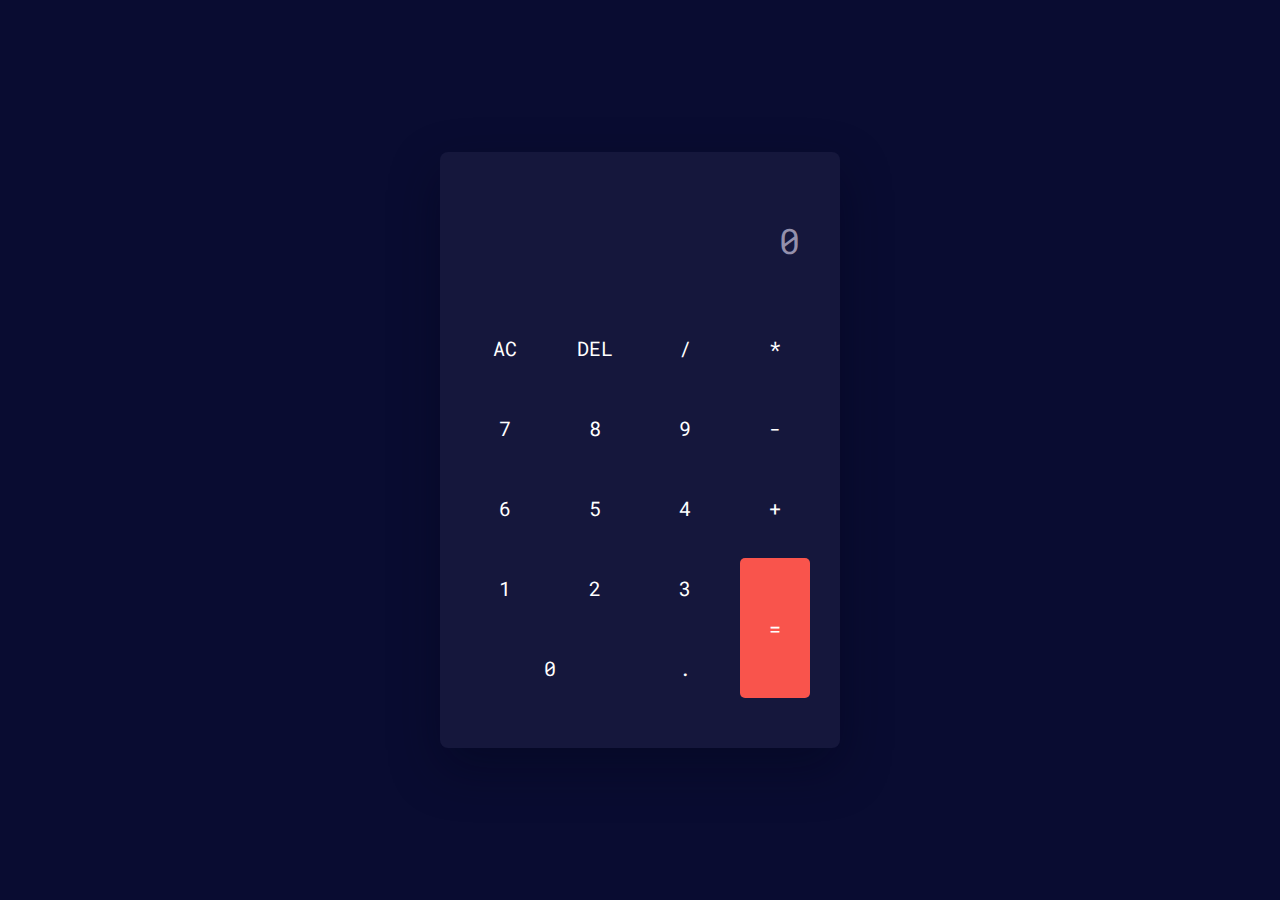
<file: CODSOFT/Calculator/index.html>
<!DOCTYPE html>
<html lang="en">
<head>
    <meta charset="UTF-8">
    <meta name="viewport" content="width=device-width, initial-scale=1.0">
    <link
      href="https://fonts.googleapis.com/css2?family=Roboto+Mono:wght@500&display=swap"
      rel="stylesheet"
    />
    <link rel="stylesheet" href="style.css" />
    <title>Calculator</title>
</head>
<body>
    <div class="calculator">
        <div class="display">
          <input type="text" placeholder="0" id="input" disabled />
        </div>
        <div class="buttons">
          <input type="button" value="AC" id="clear" />
          <input type="button" value="DEL" id="erase" />
          <input type="button" value="/" class="input-button" />
          <input type="button" value="*" class="input-button" />
          <input type="button" value="7" class="input-button" />
          <input type="button" value="8" class="input-button" />
          <input type="button" value="9" class="input-button" />
          <input type="button" value="-" class="input-button" />
          <input type="button" value="6" class="input-button" />
          <input type="button" value="5" class="input-button" />
          <input type="button" value="4" class="input-button" />
          <input type="button" value="+" class="input-button" />
          <input type="button" value="1" class="input-button" />
          <input type="button" value="2" class="input-button" />
          <input type="button" value="3" class="input-button" />
          <input type="button" value="=" id="equal" />
          <input type="button" value="0" class="input-button" />
          <input type="button" value="." class="input-button" />
        </div>
      </div>
      <script src="script.js"></script>
</body>
</html>
</file>
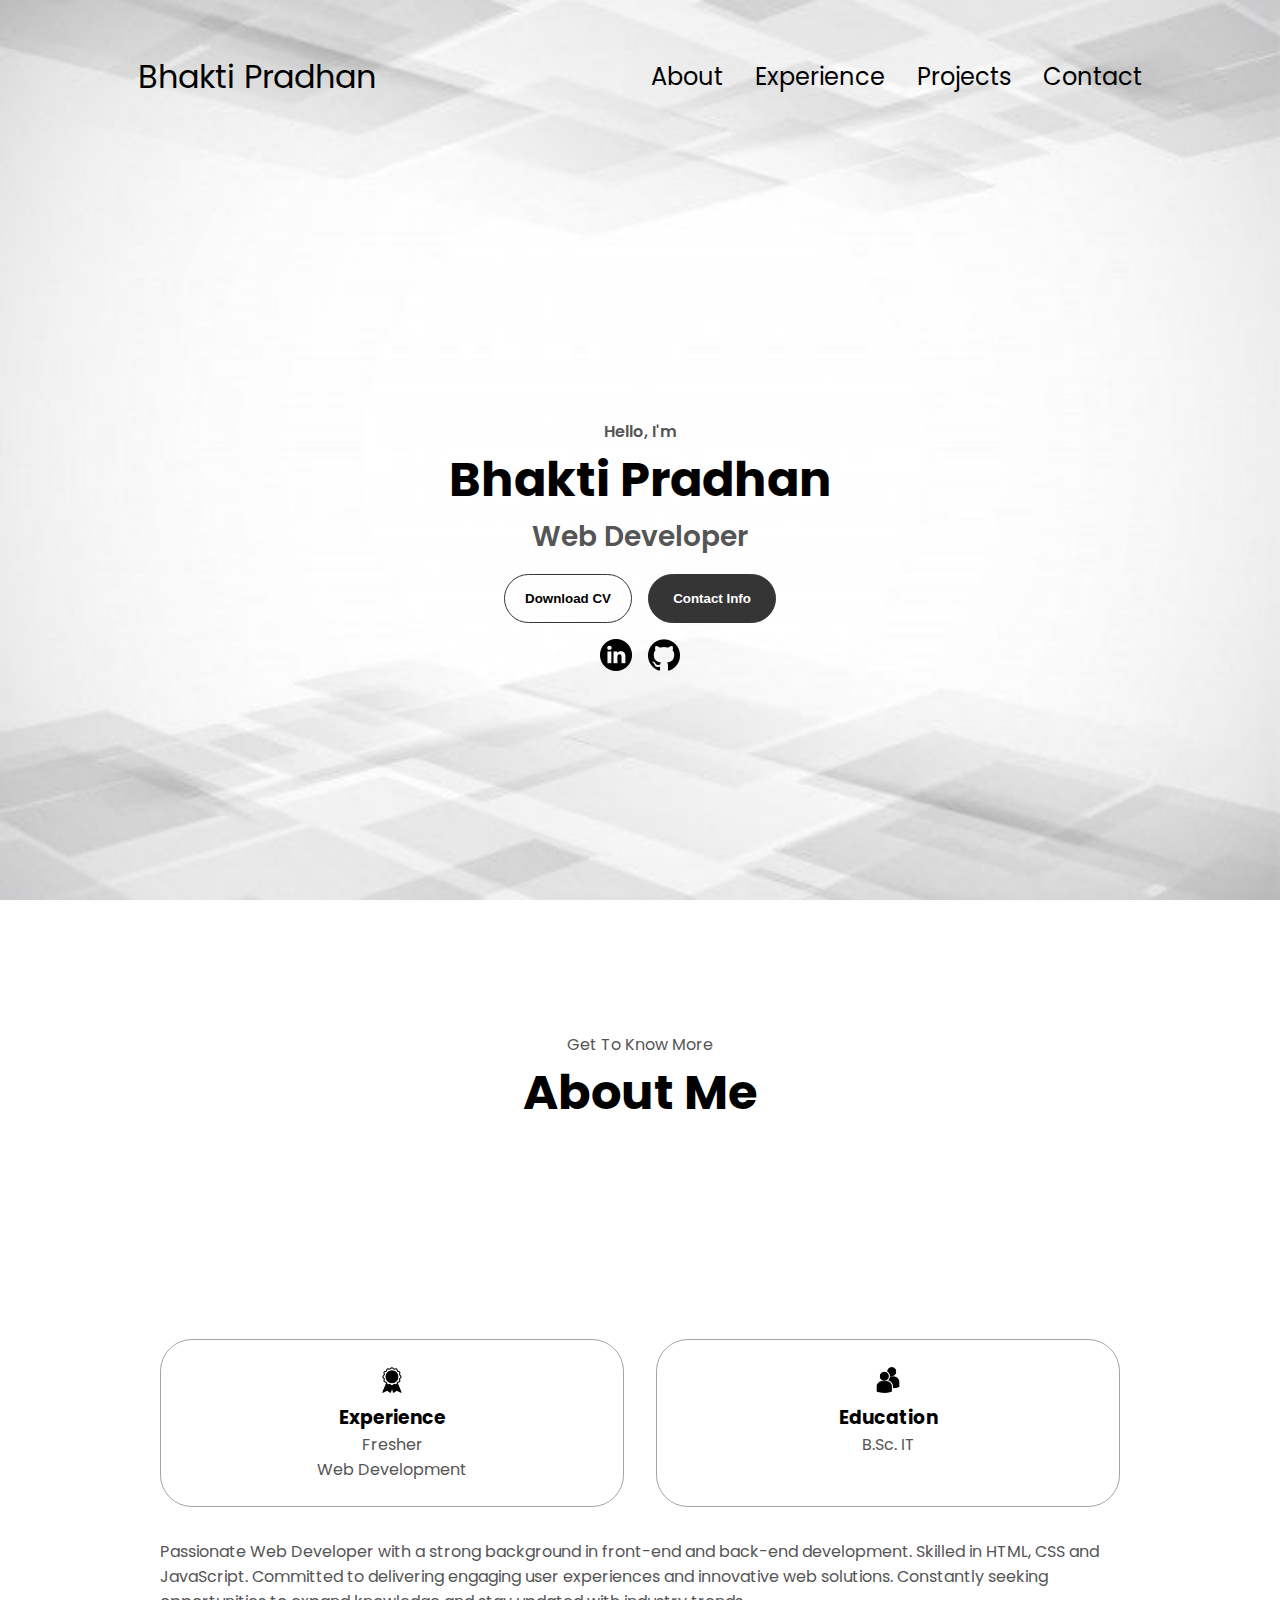
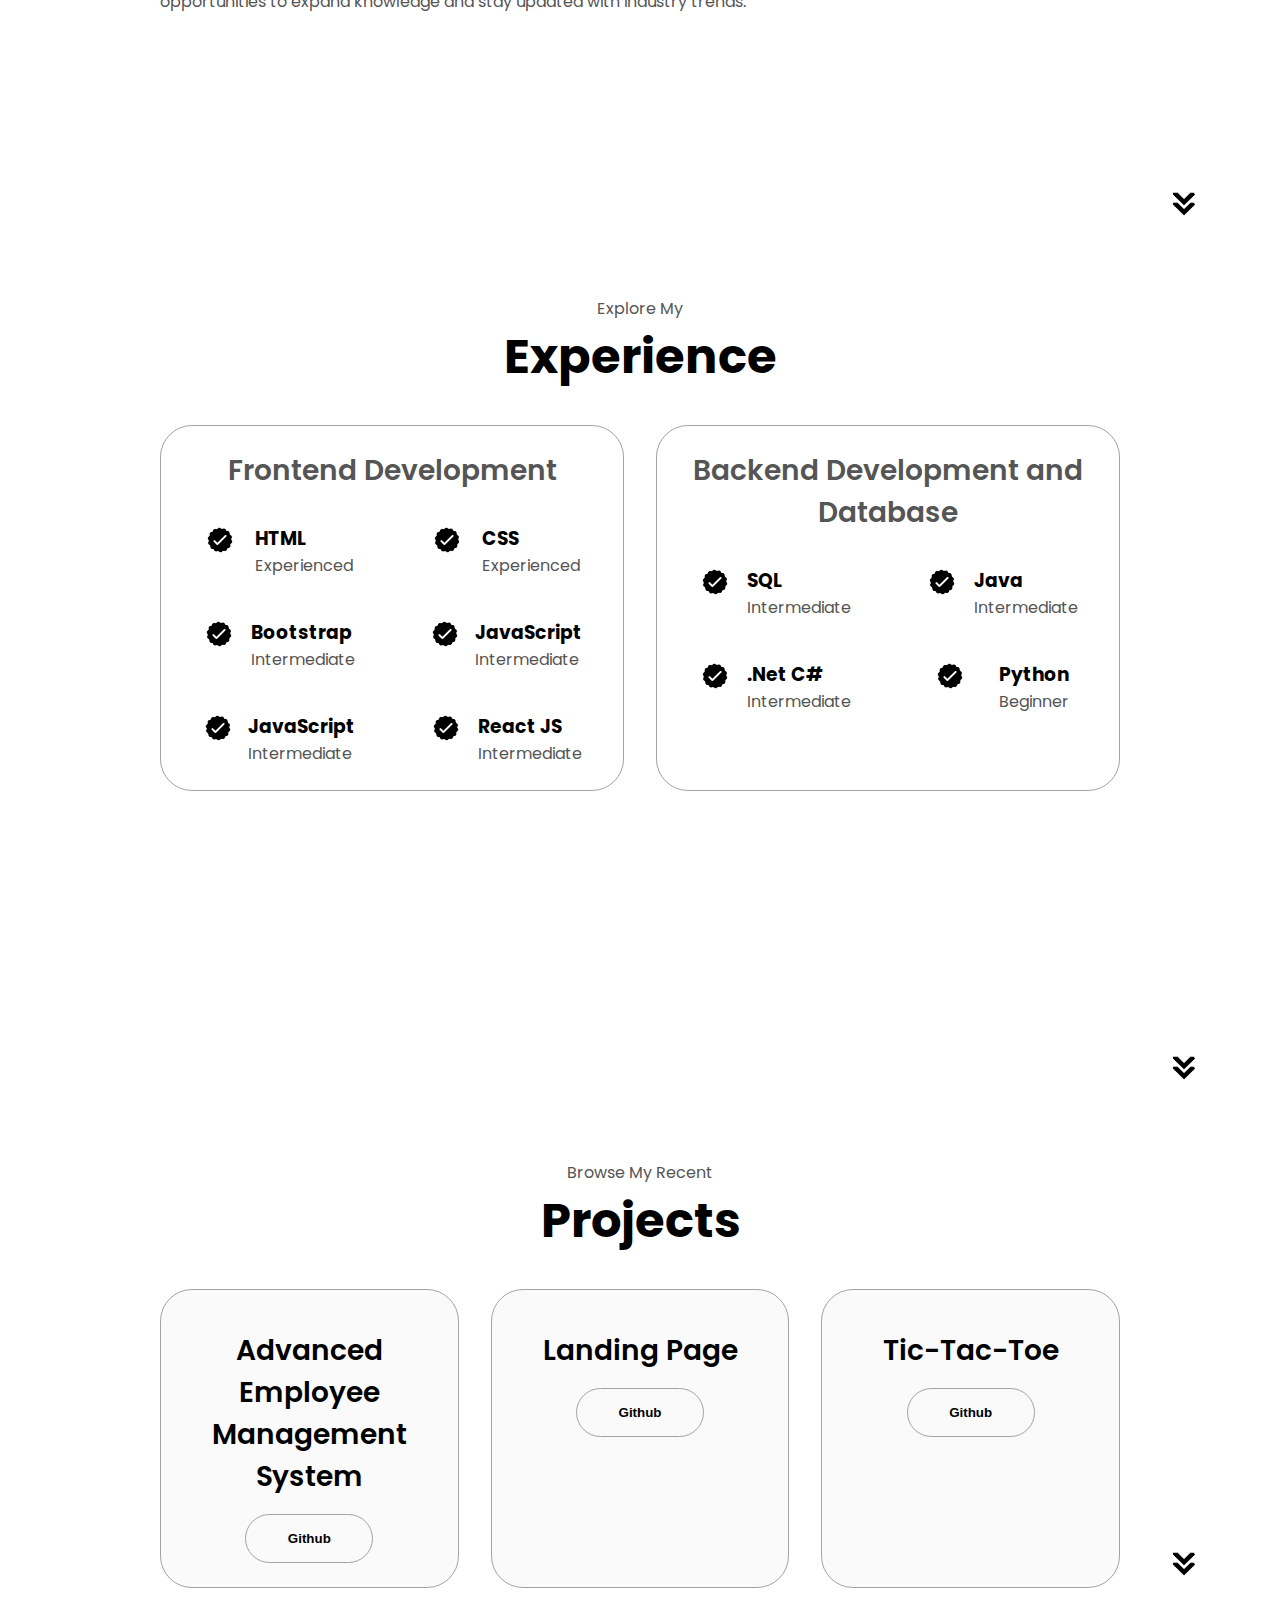
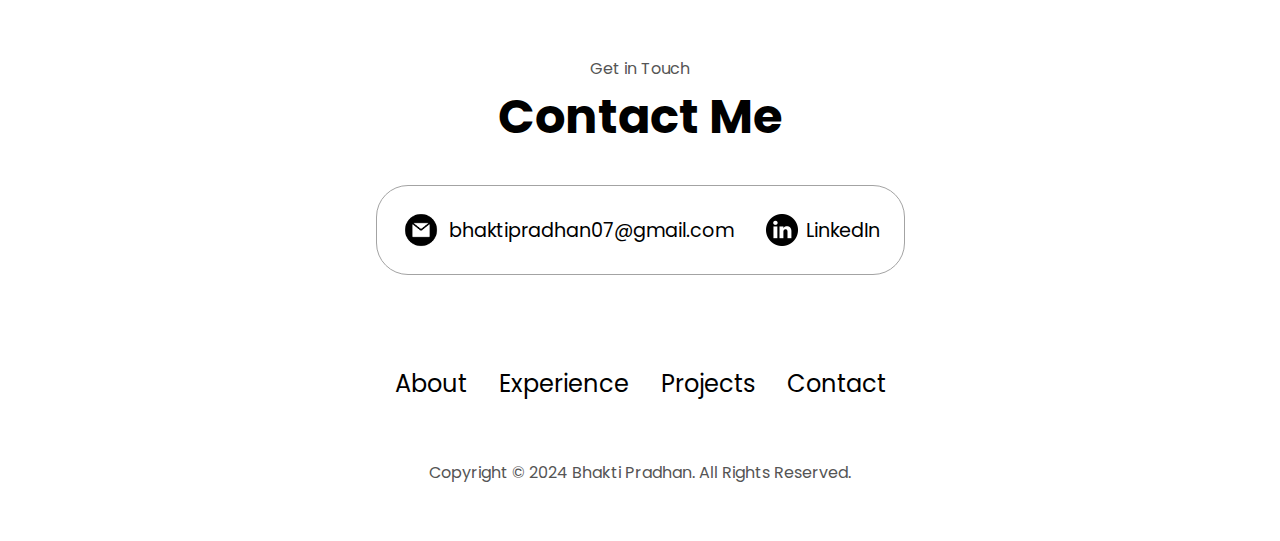
<file: CODSOFT/Portfolio/index.html>
<!DOCTYPE html>
<html lang="en">
<head>
    <meta charset="UTF-8">
    <meta name="viewport" content="width=device-width, initial-scale=1.0">
    <link href="style.css" rel="stylesheet"/>
    <title>Portfolio</title>
</head>
<body>
    <div class="bg">
    <nav id="desktop-nav">
        <div class="logo">Bhakti Pradhan</div>
        <div>
          <ul class="nav-links">
            <li><a href="#about">About</a></li>
            <li><a href="#experience">Experience</a></li>
            <li><a href="#projects">Projects</a></li>
            <li><a href="#contact">Contact</a></li>
          </ul>
        </div>
      </nav>
      <nav id="hamburger-nav">
        <div class="logo">Bhakti Pradhan</div>
        <div class="hamburger-menu">
          <div class="hamburger-icon" onclick="toggleMenu()">
            <span></span>
            <span></span>
            <span></span>
          </div>
          <div class="menu-links">
            <li><a href="#about" onclick="toggleMenu()">About</a></li>
            <li><a href="#experience" onclick="toggleMenu()">Experience</a></li>
            <li><a href="#projects" onclick="toggleMenu()">Projects</a></li>
            <li><a href="#contact" onclick="toggleMenu()">Contact</a></li>
          </div>
        </div>
      </nav>
      <section id="profile">
        <div class="section__text">
          <p class="section__text__p1">Hello, I'm</p>
          <h1 class="title">Bhakti Pradhan</h1>
          <p class="section__text__p2">Web Developer</p>
          <div class="btn-container">
            <button
              class="btn btn-color-2"
              onclick="window.open('./assets/Bhakti Resume.pdf')"
            >
              Download CV
            </button>
            <button class="btn btn-color-1" onclick="location.href='./#contact'">
              Contact Info
            </button>
          </div>
          <div id="socials-container">
            <img
              src="./assets/linkedin.png"
              alt="My LinkedIn profile"
              class="icon"
              onclick="location.href='https://linkedin.com/bhakti-pradhan'"
            />
            <img
              src="./assets/github.png"
              alt="My Github profile"
              class="icon"
              onclick="location.href='http://github.com/bhaktipradhan'"
            />
          </div>
        </div>
      </section>
      </div>
      <section id="about">
        <p class="section__text__p1">Get To Know More</p>
        <h1 class="title">About Me</h1>
        <div class="section-container">
          <div class="about-details-container">
            <div class="about-containers">
              <div class="details-container">
                <img
                  src="./assets/experience.png"
                  alt="Experience icon"
                  class="icon"
                />
                <h3>Experience</h3>
                <p>Fresher <br />Web Development</p>
              </div>
              <div class="details-container">
                <img
                  src="./assets/education.png"
                  alt="Education icon"
                  class="icon"
                />
                <h3>Education</h3>
                <p>B.Sc. IT</p>
              </div>
            </div>
            <div class="text-container">
              <p>
                Passionate Web Developer with a strong background in front-end and back-end development. Skilled in HTML, CSS and JavaScript.
Committed to delivering engaging user experiences and innovative web solutions. Constantly seeking opportunities to expand knowledge and stay updated with industry trends.
              </p>
            </div>
          </div>
        </div>
        <img
          src="./assets/arrow.png"
          alt="Arrow icon"
          class="icon arrow"
          onclick="location.href='./#experience'"
        />
      </section>
      <section id="experience">
        <p class="section__text__p1">Explore My</p>
        <h1 class="title">Experience</h1>
        <div class="experience-details-container">
          <div class="about-containers">
            <div class="details-container">
              <h2 class="experience-sub-title">Frontend Development</h2>
              <div class="article-container">
                <article>
                  <img
                    src="./assets/checkmark.png"
                    alt="Experience icon"
                    class="icon"
                  />
                  <div>
                    <h3>HTML</h3>
                    <p>Experienced</p>
                  </div>
                </article>
                <article>
                  <img
                    src="./assets/checkmark.png"
                    alt="Experience icon"
                    class="icon"
                  />
                  <div>
                    <h3>CSS</h3>
                    <p>Experienced</p>
                  </div>
                </article>
                <article>
                  <img
                    src="./assets/checkmark.png"
                    alt="Experience icon"
                    class="icon"
                  />
                  <div>
                    <h3>Bootstrap</h3>
                    <p>Intermediate</p>
                  </div>
                </article>
                <article>
                  <img
                    src="./assets/checkmark.png"
                    alt="Experience icon"
                    class="icon"
                  />
                  <div>
                    <h3>JavaScript</h3>
                    <p>Intermediate</p>
                  </div>
                </article>
                <article>
                  <img
                    src="./assets/checkmark.png"
                    alt="Experience icon"
                    class="icon"
                  />
                  <div>
                    <h3>JavaScript</h3>
                    <p>Intermediate</p>
                  </div>
                </article>
                <article>
                  <img
                    src="./assets/checkmark.png"
                    alt="Experience icon"
                    class="icon"
                  />
                  <div>
                    <h3>React JS</h3>
                    <p>Intermediate</p>
                  </div>
                </article>
              </div>
            </div>
            <div class="details-container">
              <h2 class="experience-sub-title">Backend Development and Database</h2>
              <div class="article-container">
                <article>
                  <img
                    src="./assets/checkmark.png"
                    alt="Experience icon"
                    class="icon"
                  />
                  <div>
                    <h3>SQL</h3>
                    <p>Intermediate</p>
                  </div>
                </article>
                <article>
                  <img
                    src="./assets/checkmark.png"
                    alt="Experience icon"
                    class="icon"
                  />
                  <div>
                    <h3>Java</h3>
                    <p>Intermediate</p>
                  </div>
                </article>
                <article>
                  <img
                    src="./assets/checkmark.png"
                    alt="Experience icon"
                    class="icon"
                  />
                  <div>
                    <h3>.Net C#</h3>
                    <p>Intermediate</p>
                  </div>
                </article>
                <article>
                  <img
                    src="./assets/checkmark.png"
                    alt="Experience icon"
                    class="icon"
                  />
                  <div>
                    <h3>Python</h3>
                    <p>Beginner</p>
                  </div>
                </article>
              </div>
            </div>
          </div>
        </div>
        <img
          src="./assets/arrow.png"
          alt="Arrow icon"
          class="icon arrow"
          onclick="location.href='./#projects'"
        />
      </section>
      <section id="projects">
        <p class="section__text__p1">Browse My Recent</p>
        <h1 class="title">Projects</h1>
        <div class="experience-details-container">
          <div class="about-containers">
            <div class="details-container color-container">
              <h2 class="experience-sub-title project-title">Advanced Employee Management System</h2>
              <div class="btn-container">
                <button
                  class="btn btn-color-2 project-btn"
                  onclick="location.href='https://github.com/bhaktipradhan/AdvancedEmployeeManagementSystem'"
                >
                  Github
                </button>
              </div>
            </div>
            <div class="details-container color-container">
              <h2 class="experience-sub-title project-title">Landing Page</h2>
              <div class="btn-container">
                <button
                  class="btn btn-color-2 project-btn"
                  onclick="location.href='https://github.com/bhaktipradhan/CODSOFT/tree/main/CODSOFT/Landing%20Page'"
                >
                  Github
                </button>
              </div>
            </div>
            <div class="details-container color-container">
              <h2 class="experience-sub-title project-title">Tic-Tac-Toe</h2>
              <div class="btn-container">
                <button
                  class="btn btn-color-2 project-btn"
                  onclick="location.href='https://github.com/bhaktipradhan/Tic-Tac-Toe'"
                >
                  Github
                </button>
              </div>
            </div>
          </div>
        </div>
        <img
          src="./assets/arrow.png"
          alt="Arrow icon"
          class="icon arrow"
          onclick="location.href='./#contact'"
        />
      </section>
      <section id="contact">
        <p class="section__text__p1">Get in Touch</p>
        <h1 class="title">Contact Me</h1>
        <div class="contact-info-upper-container">
          <div class="contact-info-container">
            <img
              src="./assets/email.png"
              alt="Email icon"
              class="icon contact-icon email-icon"
            />
            <p><a href="mailto:bhaktipradhan07@gmail.com">bhaktipradhan07@gmail.com</a></p>
          </div>
          <div class="contact-info-container">
            <img
              src="./assets/linkedin.png"
              alt="LinkedIn icon"
              class="icon contact-icon"
            />
            <p><a href="https://linkedin.com/in/bhakti-pradhan">LinkedIn</a></p>
          </div>
        </div>
      </section>
      <footer>
        <nav>
          <div class="nav-links-container">
            <ul class="nav-links">
              <li><a href="#about">About</a></li>
              <li><a href="#experience">Experience</a></li>
              <li><a href="#projects">Projects</a></li>
              <li><a href="#contact">Contact</a></li>
            </ul>
          </div>
        </nav>
        <p>Copyright &#169; 2024 Bhakti Pradhan. All Rights Reserved.</p>
      </footer>
      <script src="script.js"></script>
</body>
</html>
</file>
<file: CODSOFT/Calculator/style.css>
* {
    padding: 0;
    margin: 0;
    box-sizing: border-box;
    font-family: "Roboto Mono", monospace;
  }
  body {
    height: 100vh;
    background: #090c31;
  }
  .calculator {
    width: 400px;
    background-color: #15173c;
    padding: 50px 30px;
    position: absolute;
    transform: translate(-50%, -50%);
    top: 50%;
    left: 50%;
    border-radius: 8px;
    box-shadow: 0 20px 50px rgba(0, 5, 24, 0.4);
  }
  .display {
    width: 100%;
  }
  .display input {
    width: 100%;
    padding: 15px 10px;
    text-align: right;
    border: none;
    background-color: transparent;
    color: #ffffff;
    font-size: 35px;
  }
  .display input::placeholder {
    color: #9490ac;
  }
  .buttons {
    display: grid;
    grid-template-columns: repeat(4, 1fr);
    grid-gap: 20px;
    margin-top: 40px;
  }
  .buttons input[type="button"] {
    font-size: 20px;
    padding: 17px;
    border: none;
    background-color: transparent;
    color: #ffffff;
    cursor: pointer;
    border-radius: 5px;
  }
  .buttons input[type="button"]:hover {
    box-shadow: 0 8px 25px #000d2e;
  }
  input[type="button"]#equal {
    grid-row: span 2;
    background-color: #f9544c;
  }
  input[type="button"][value="0"] {
    grid-column: span 2;
  }
</file>
<file: CODSOFT/Portfolio/style.css>
@import url("https://fonts.googleapis.com/css2?family=Poppins:wght@300;400;500;600&display=swap");

* {
  margin: 0;
  padding: 0;
}

body {
  font-family: "Poppins", sans-serif;
}

html {
  scroll-behavior: smooth;
}

.bg{
    background-image: url("assets/image.png");
    background-size: cover;
}

p {
  color: rgb(85, 85, 85);
}

/* TRANSITION */

a,
.btn {
  transition: all 300ms ease;
}

/* DESKTOP NAV */

nav,
.nav-links {
  display: flex;
}

nav {
  justify-content: space-around;
  align-items: center;
  height: 17vh;
}

.nav-links {
  gap: 2rem;
  list-style: none;
  font-size: 1.5rem;
}

a {
  color: black;
  text-decoration: none;
  text-decoration-color: white;
}

a:hover {
  color: grey;
  text-decoration: underline;
  text-underline-offset: 1rem;
  text-decoration-color: rgb(181, 181, 181);
}

.logo {
  font-size: 2rem;
}

.logo:hover {
  cursor: default;
}

/* HAMBURGER MENU */

#hamburger-nav {
  display: none;
}

.hamburger-menu {
  position: relative;
  display: inline-block;
}

.hamburger-icon {
  display: flex;
  flex-direction: column;
  justify-content: space-between;
  height: 24px;
  width: 30px;
  cursor: pointer;
}

.hamburger-icon span {
  width: 100%;
  height: 2px;
  background-color: black;
  transition: all 0.3 ease-in-out;
}

.menu-links {
  position: absolute;
  top: 100%;
  right: 0;
  background-color: white;
  width: fit-content;
  max-height: 0;
  overflow: hidden;
  transition: all 0.3 ease-in-out;
}

.menu-links a {
  display: block;
  padding: 10px;
  text-align: center;
  font-size: 1.5rem;
  color: black;
  text-decoration: none;
  transition: all 0.3 ease-in-out;
}

.menu-links li {
  list-style: none;
}

.menu-links.open {
  max-height: 300px;
}

.hamburger-icon.open span:first-child {
  transform: rotate(45deg) translate(10px, 5px);
}

.hamburger-icon.open span:nth-child(2) {
  opacity: 0;
}

.hamburger-icon.open span:last-child {
  transform: rotate(-45deg) translate(10px, -5px);
}

.hamburger-icon span:first-child {
  transform: none;
}

.hamburger-icon span:first-child {
  opacity: 1;
}

.hamburger-icon span:first-child {
  transform: none;
}

/* SECTIONS */

section {
  padding-top: 4vh;
  height: 96vh;
  margin: 0 10rem;
  box-sizing: border-box;
  min-height: fit-content;
}

.section-container {
  display: flex;
}

/* PROFILE SECTION */

#profile {
  display: flex;
  justify-content: center;
  gap: 5rem;
  height: 80vh;
}

.section__pic-container {
  display: flex;
  height: 400px;
  width: 400px;
  margin: auto 0;
}

.section__text {
  align-self: center;
  text-align: center;
}

.section__text p {
  font-weight: 600;
}

.section__text__p1 {
  text-align: center;
}

.section__text__p2 {
  font-size: 1.75rem;
  margin-bottom: 1rem;
}

.title {
  font-size: 3rem;
  text-align: center;
}

#socials-container {
  display: flex;
  justify-content: center;
  margin-top: 1rem;
  gap: 1rem;
}

/* ICONS */

.icon {
  cursor: pointer;
  height: 2rem;
}

/* BUTTONS */

.btn-container {
  display: flex;
  justify-content: center;
  gap: 1rem;
}

.btn {
  font-weight: 600;
  transition: all 300ms ease;
  padding: 1rem;
  width: 8rem;
  border-radius: 2rem;
}

.btn-color-1,
.btn-color-2 {
  border: rgb(53, 53, 53) 0.1rem solid;
}

.btn-color-1:hover,
.btn-color-2:hover {
  cursor: pointer;
}

.btn-color-1,
.btn-color-2:hover {
  background: rgb(53, 53, 53);
  color: white;
}

.btn-color-1:hover {
  background: rgb(0, 0, 0);
}

.btn-color-2 {
  background: none;
}

.btn-color-2:hover {
  border: rgb(255, 255, 255) 0.1rem solid;
}

.btn-container {
  gap: 1rem;
}

/* ABOUT SECTION */

#about {
  position: relative;
}

.about-containers {
  gap: 2rem;
  margin-bottom: 2rem;
  margin-top: 2rem;
}

.about-details-container {
  justify-content: center;
  flex-direction: column;
}

.about-containers,
.about-details-container {
  display: flex;
}

.about-pic {
  border-radius: 2rem;
}

.arrow {
  position: absolute;
  right: -5rem;
  bottom: 2.5rem;
}

.details-container {
  padding: 1.5rem;
  flex: 1;
  background: white;
  border-radius: 2rem;
  border: rgb(53, 53, 53) 0.1rem solid;
  border-color: rgb(163, 163, 163);
  text-align: center;
}

.section-container {
  gap: 4rem;
  height: 80%;
}

.section__pic-container {
  height: 400px;
  width: 400px;
  margin: auto 0;
}

/* EXPERIENCE SECTION */

#experience {
  position: relative;
}

.experience-sub-title {
  color: rgb(85, 85, 85);
  font-weight: 600;
  font-size: 1.75rem;
  margin-bottom: 2rem;
}

.experience-details-container {
  display: flex;
  justify-content: center;
  flex-direction: column;
}

.article-container {
  display: flex;
  text-align: initial;
  flex-wrap: wrap;
  flex-direction: row;
  gap: 2.5rem;
  justify-content: space-around;
}

article {
  display: flex;
  width: 10rem;
  justify-content: space-around;
  gap: 0.5rem;
}

article .icon {
  cursor: default;
}

/* PROJECTS SECTION */

#projects {
  position: relative;
}

.color-container {
  border-color: rgb(163, 163, 163);
  background: rgb(250, 250, 250);
}

.project-img {
  border-radius: 2rem;
  width: 90%;
  height: 90%;
}

.project-title {
  margin: 1rem;
  color: black;
}

.project-btn {
  color: black;
  border-color: rgb(163, 163, 163);
}

/* CONTACT */

#contact {
  display: flex;
  justify-content: center;
  flex-direction: column;
  height: 70vh;
}

.contact-info-upper-container {
  display: flex;
  justify-content: center;
  border-radius: 2rem;
  border: rgb(53, 53, 53) 0.1rem solid;
  border-color: rgb(163, 163, 163);
  background: (250, 250, 250);
  margin: 2rem auto;
  padding: 0.5rem;
}

.contact-info-container {
  display: flex;
  align-items: center;
  justify-content: center;
  gap: 0.5rem;
  margin: 1rem;
}

.contact-info-container p {
  font-size: larger;
}

.contact-icon {
  cursor: default;
}

.email-icon {
  height: 2.5rem;
}

/* FOOTER SECTION */

footer {
  height: 26vh;
  margin: 0 1rem;
}

footer p {
  text-align: center;
}

@media screen and (max-width: 1400px) {
    #profile {
      height: 83vh;
      margin-bottom: 6rem;
    }
    .about-containers {
      flex-wrap: wrap;
    }
    #contact,
    #projects {
      height: fit-content;
    }
  }
  
  @media screen and (max-width: 1200px) {
    #desktop-nav {
      display: none;
    }
    #hamburger-nav {
      display: flex;
    }
    #experience,
    .experience-details-container {
      margin-top: 2rem;
    }
    #profile,
    .section-container {
      display: block;
    }
    .arrow {
      display: none;
    }
    section,
    .section-container {
      height: fit-content;
    }
    section {
      margin: 0 5%;
    }
    .section__pic-container {
      width: 275px;
      height: 275px;
      margin: 0 auto 2rem;
    }
    .about-containers {
      margin-top: 0;
    }
  }
  
  @media screen and (max-width: 600px) {
    #contact,
    footer {
      height: 40vh;
    }
    #profile {
      height: 83vh;
      margin-bottom: 0;
    }
    article {
      font-size: 1rem;
    }
    footer nav {
      height: fit-content;
      margin-bottom: 2rem;
    }
    .about-containers,
    .contact-info-upper-container,
    .btn-container {
      flex-wrap: wrap;
    }
    .contact-info-container {
      margin: 0;
    }
    .contact-info-container p,
    .nav-links li a {
      font-size: 1rem;
    }
    .experience-sub-title {
      font-size: 1.25rem;
    }
    .logo {
      font-size: 1.5rem;
    }
    .nav-links {
      flex-direction: column;
      gap: 0.5rem;
      text-align: center;
    }
    .section__pic-container {
      width: auto;
      height: 46vw;
      justify-content: center;
    }
    .section__text__p2 {
      font-size: 1.25rem;
    }
    .title {
      font-size: 2rem;
    }
    .text-container {
      text-align: justify;
    }
  }
</file>
